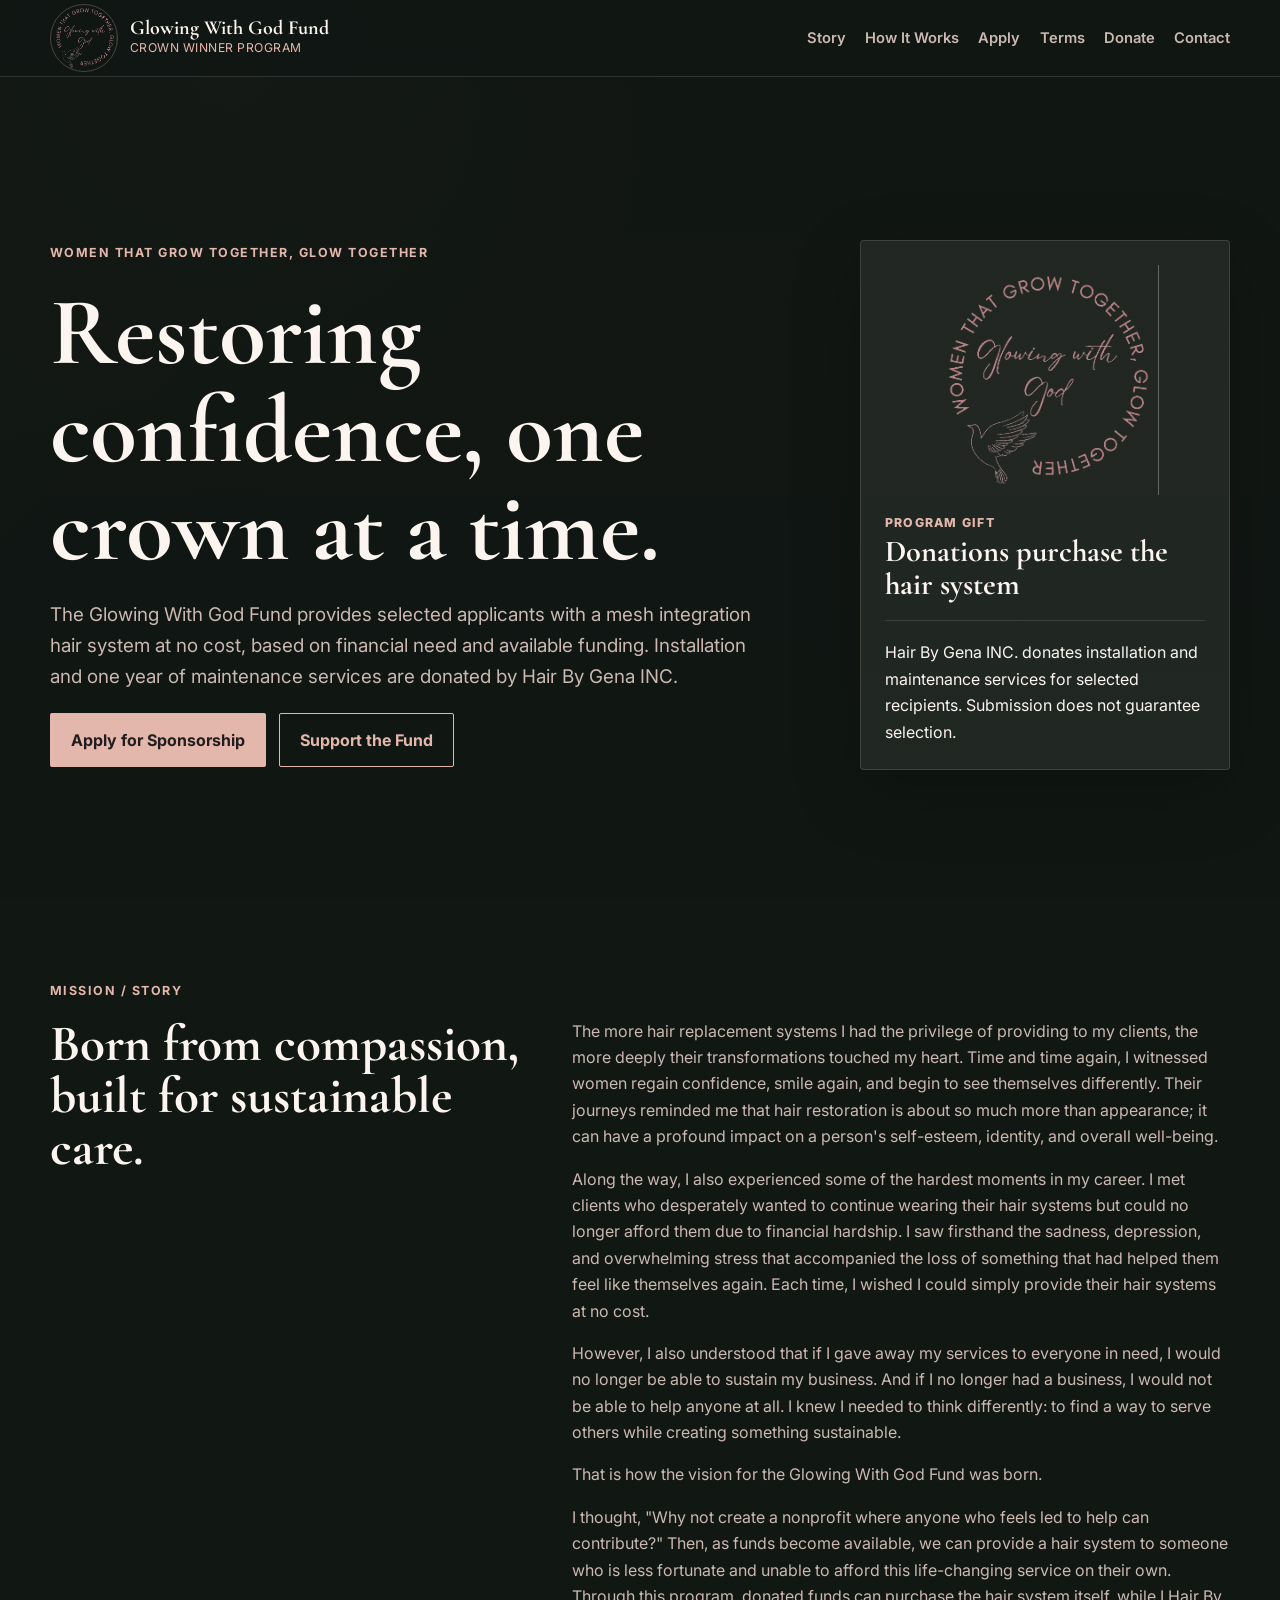
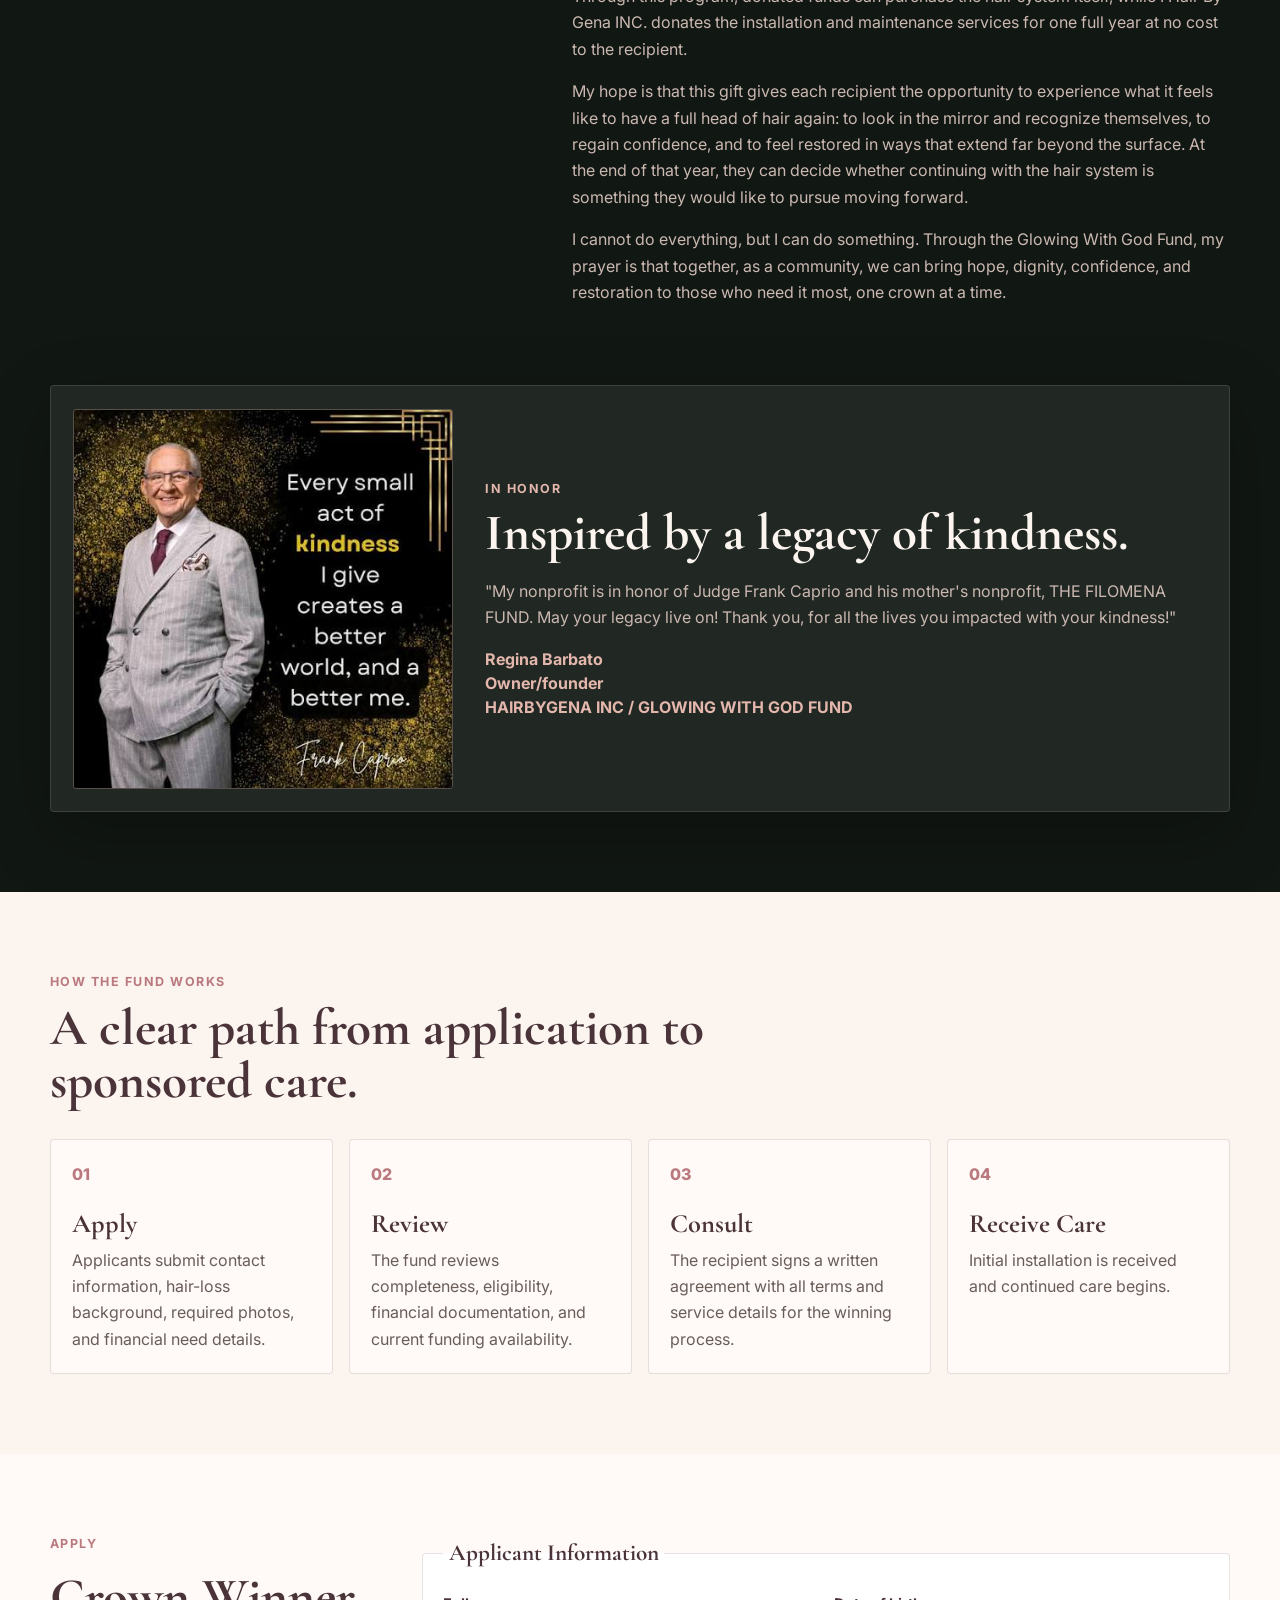
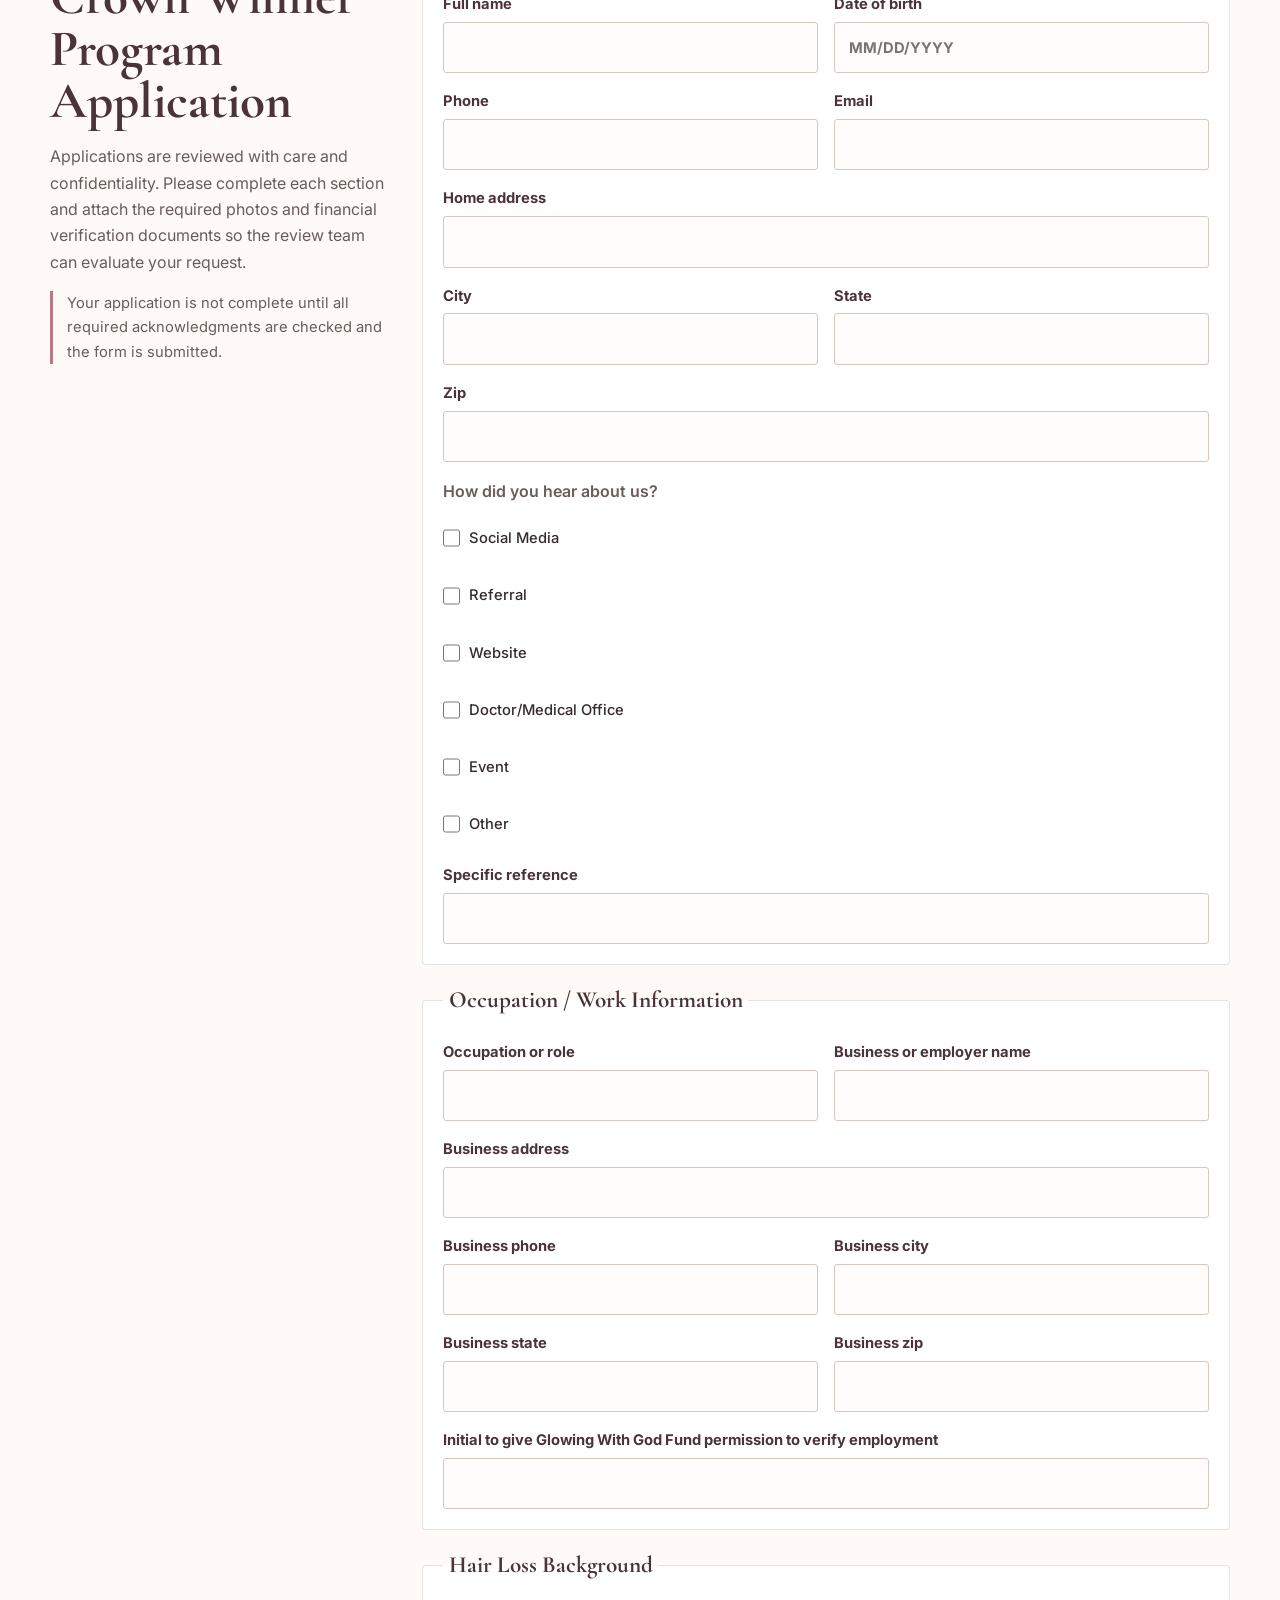
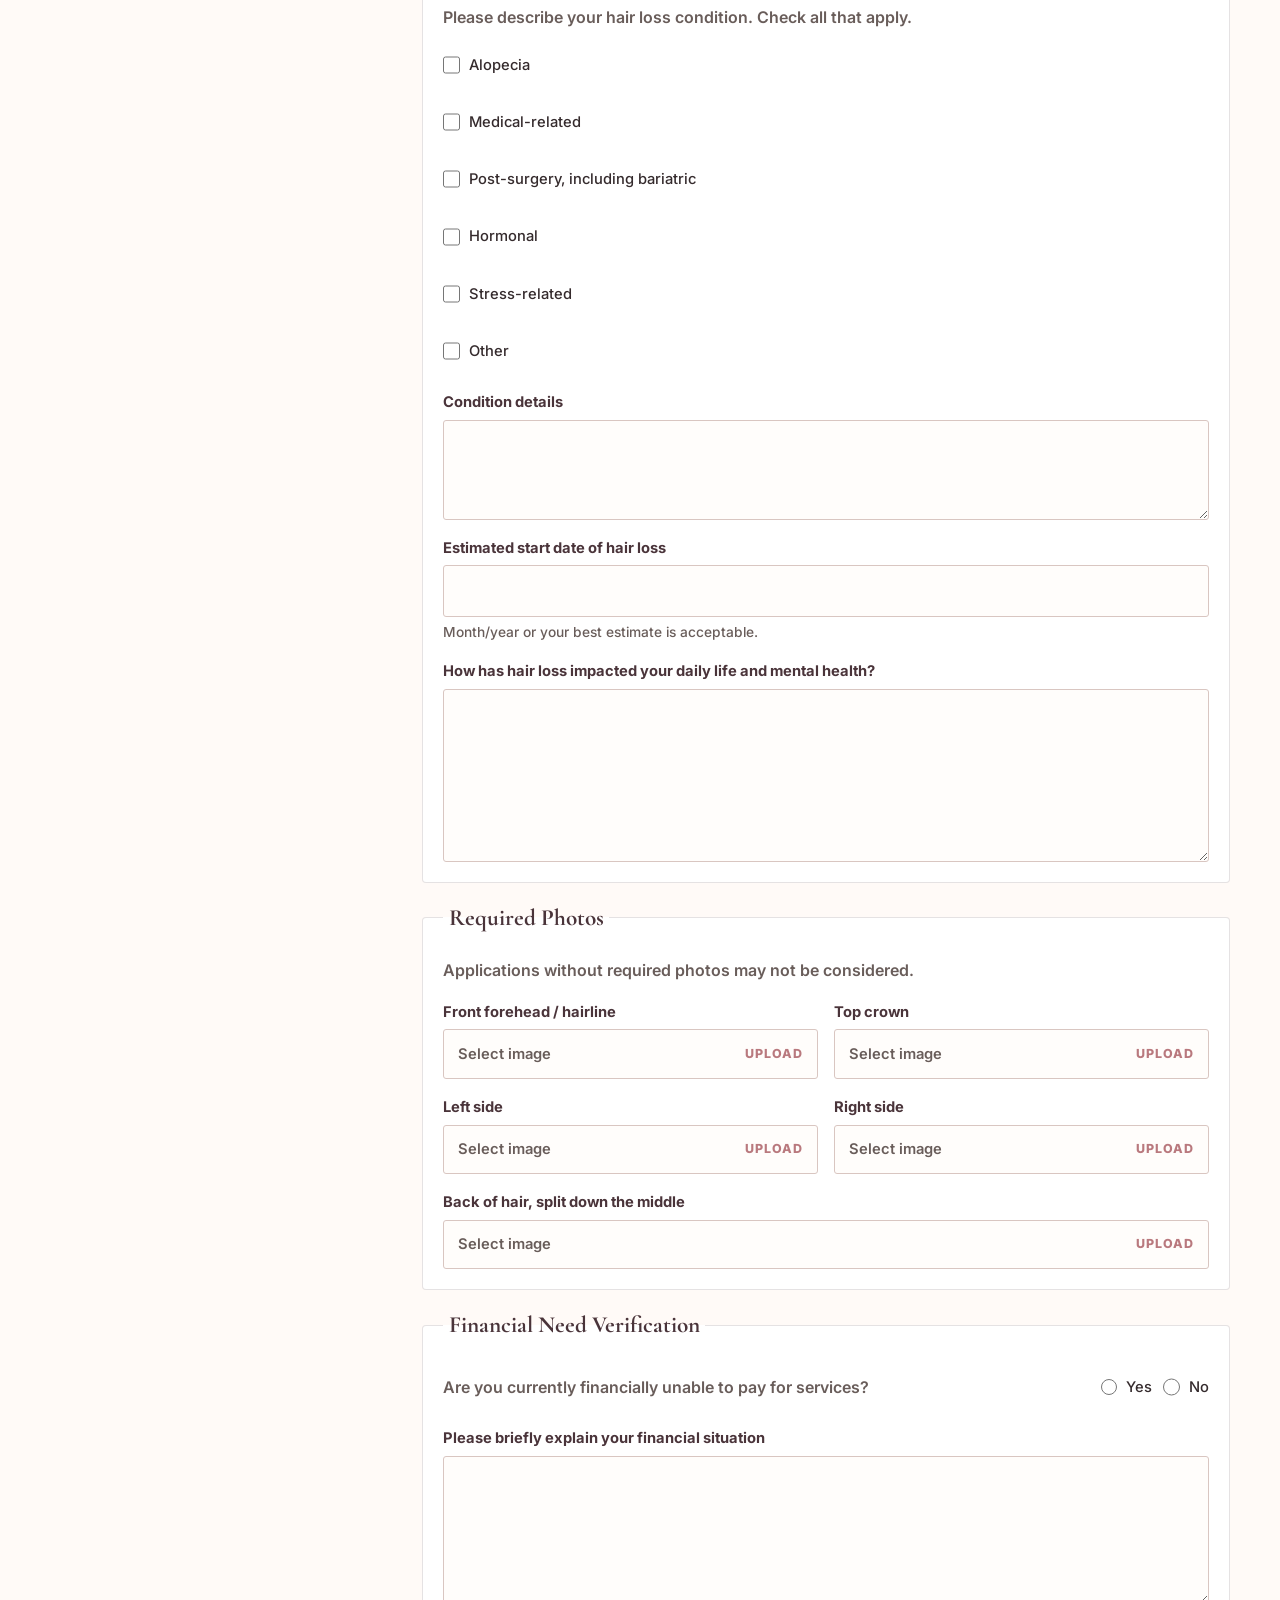
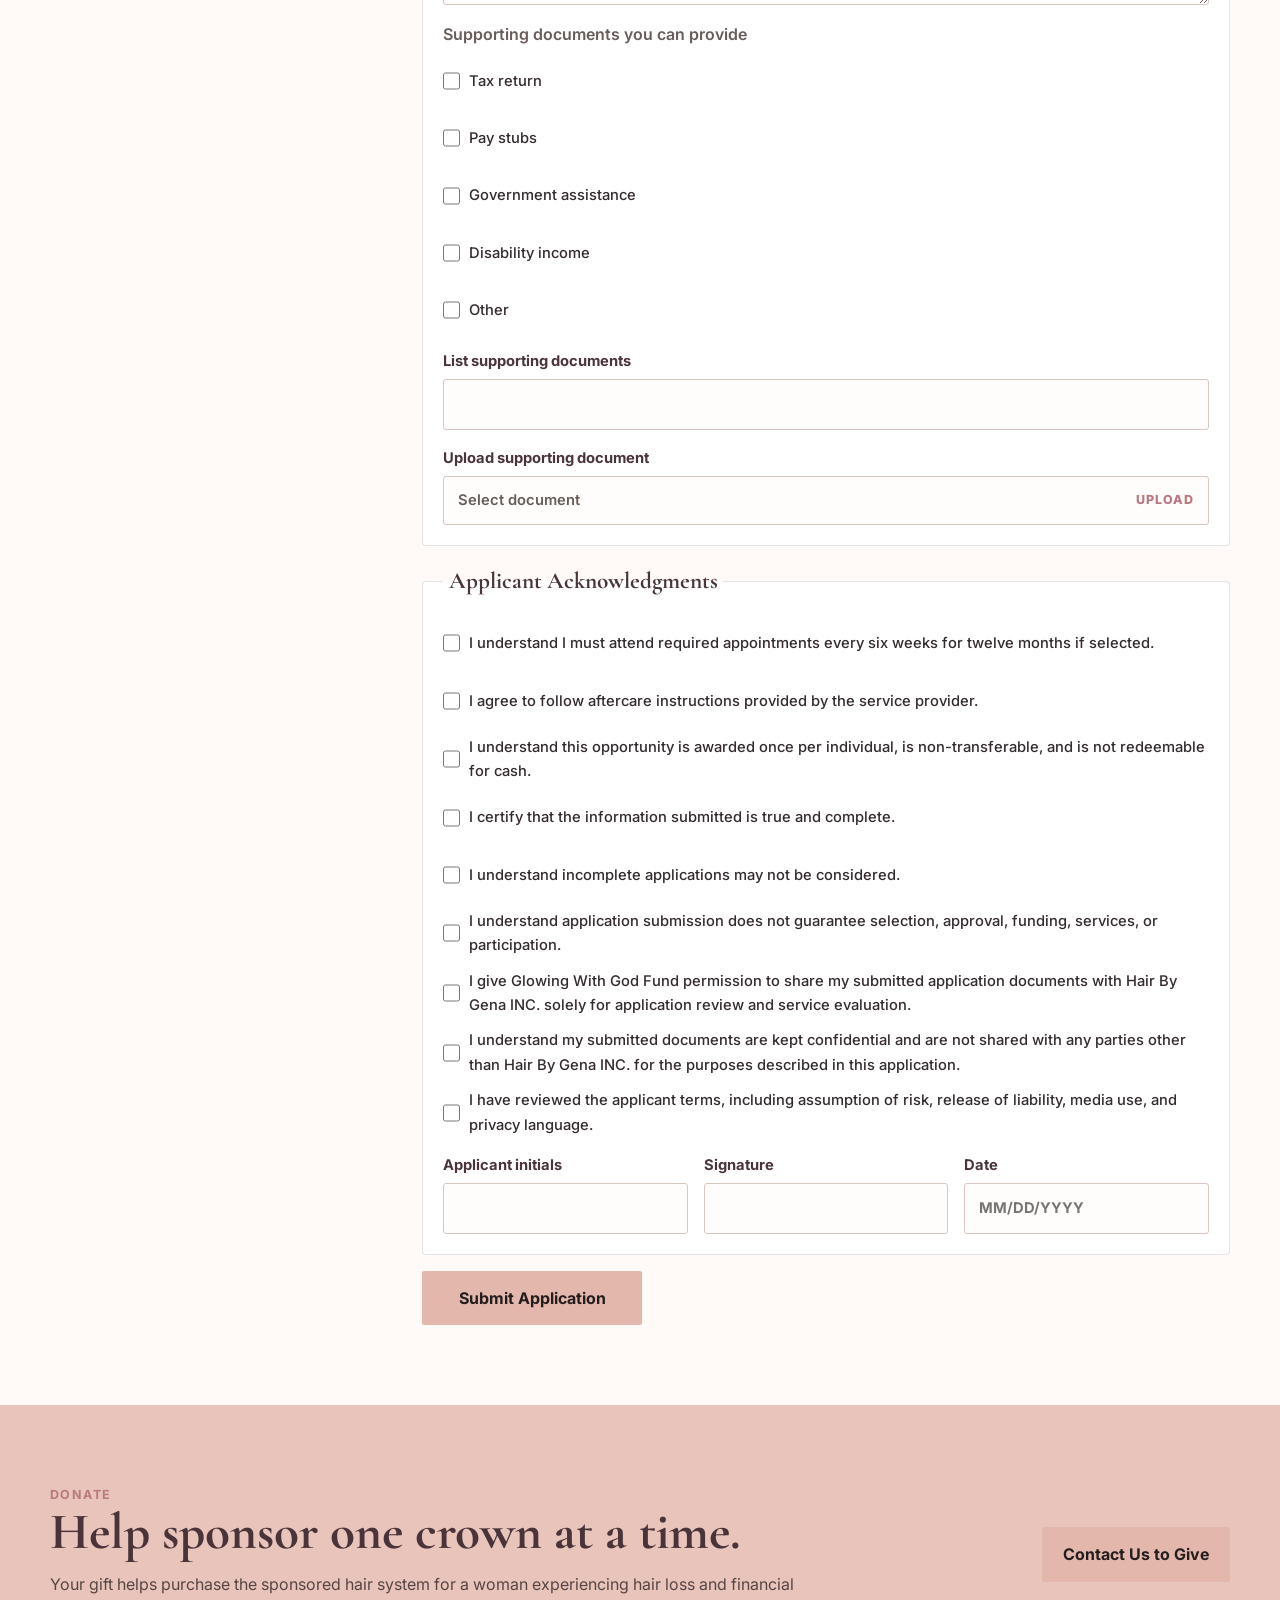
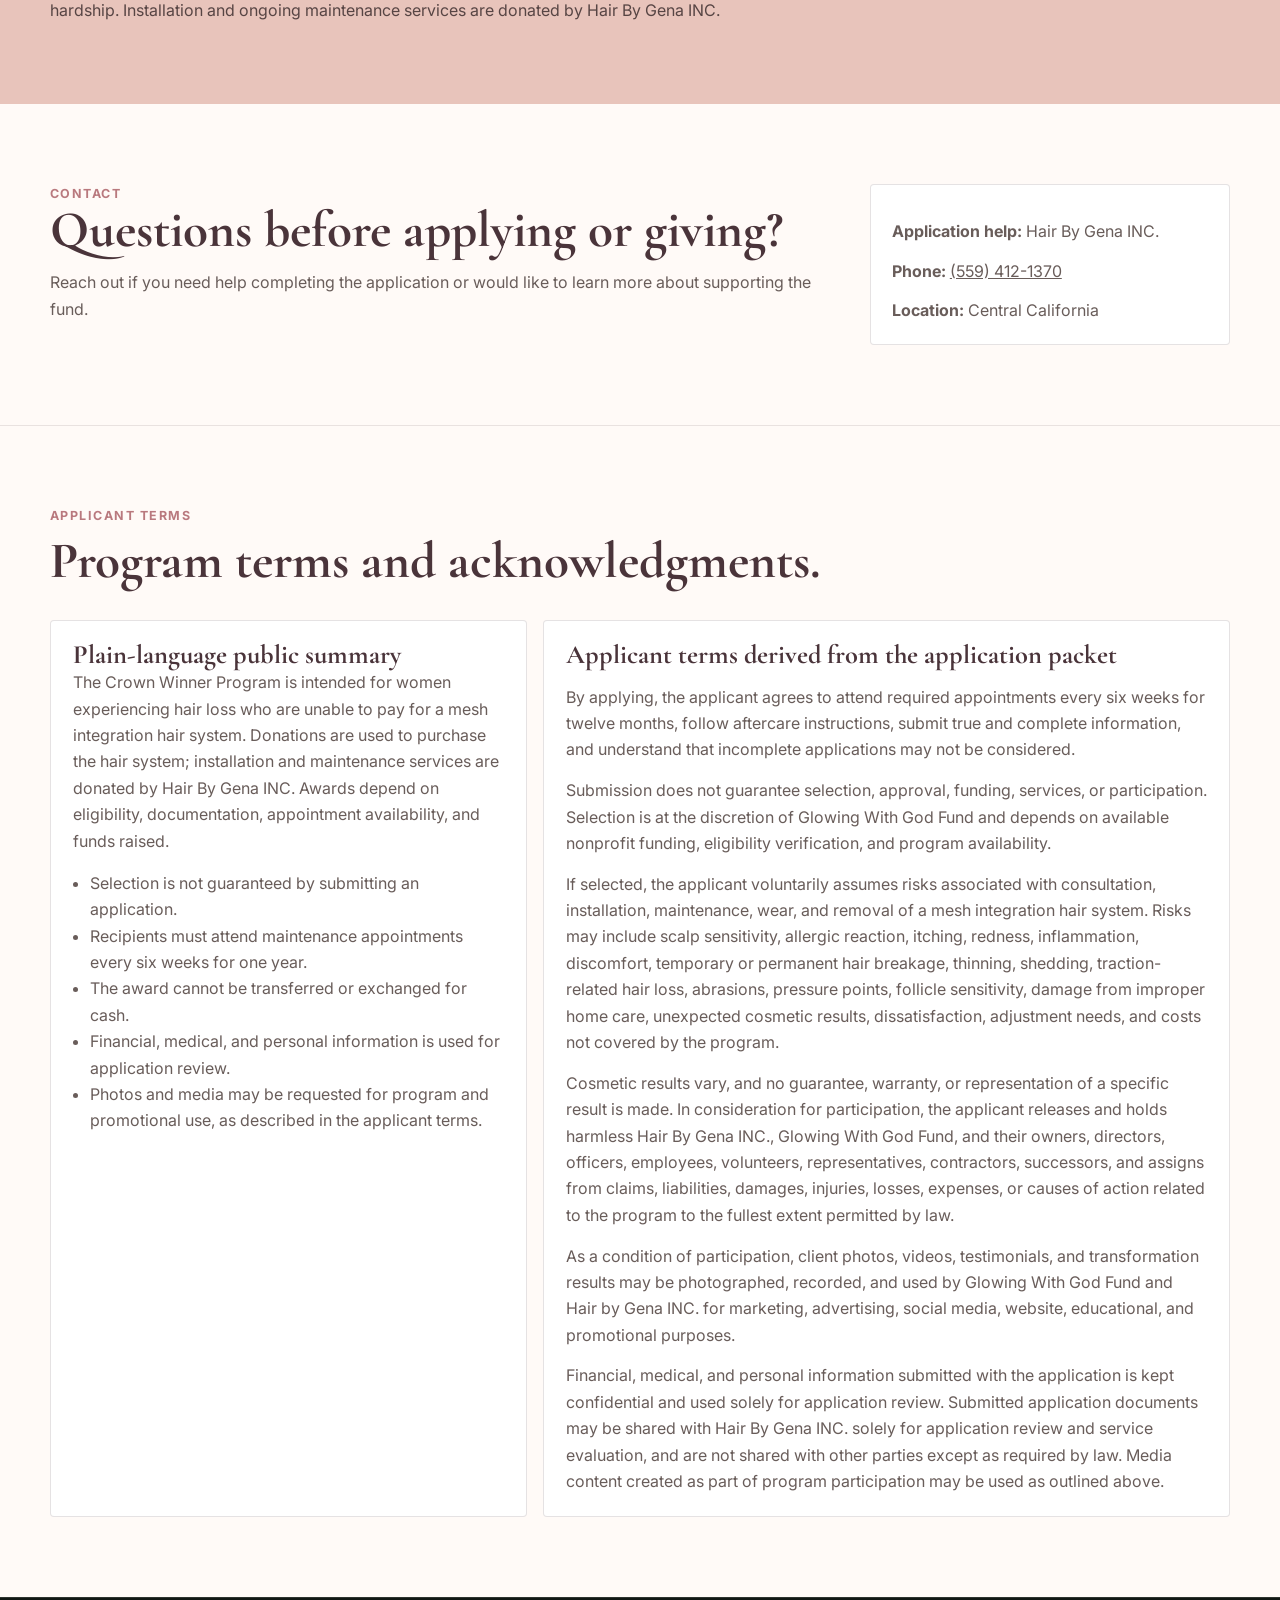
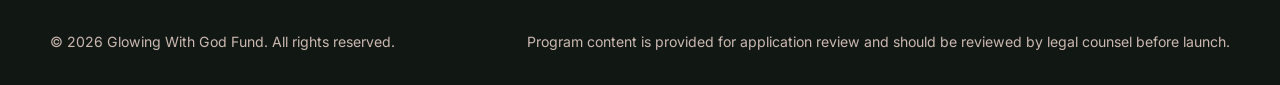
<file: index.html>
<!doctype html>
<html lang="en">
  <head>
    <meta charset="utf-8" />
    <meta name="viewport" content="width=device-width, initial-scale=1" />
    <title>Glowing With God Fund | Crown Winner Program</title>
    <meta
      name="description"
      content="Glowing With God Fund helps women experiencing hair loss receive a sponsored mesh integration hair system, with installation and maintenance services donated by Hair By Gena INC."
    />
    <link rel="preconnect" href="https://fonts.googleapis.com" />
    <link rel="preconnect" href="https://fonts.gstatic.com" crossorigin />
    <link
      href="https://fonts.googleapis.com/css2?family=Cormorant+Garamond:wght@500;600;700&family=Inter:wght@400;500;600;700&display=swap"
      rel="stylesheet"
    />
    <link rel="stylesheet" href="styles.css" />
  </head>
  <body>
    <a class="skip-link" href="#main">Skip to content</a>

    <header class="site-header" data-header>
      <nav class="nav" aria-label="Primary navigation">
        <a class="brand" href="#home" aria-label="Glowing With God Fund home">
          <img src="assets/glowing-with-god-logo-transparent.png" alt="" />
          <span>
            <strong>Glowing With God Fund</strong>
            <small>Crown Winner Program</small>
          </span>
        </a>
        <button class="nav-toggle" type="button" aria-expanded="false" aria-controls="nav-links">
          <span class="sr-only">Open navigation</span>
          <span></span><span></span><span></span>
        </button>
        <div class="nav-links" id="nav-links">
          <a href="#story">Story</a>
          <a href="#works">How It Works</a>
          <a href="#apply">Apply</a>
          <a href="#terms">Terms</a>
          <a href="#donate">Donate</a>
          <a href="#contact">Contact</a>
        </div>
      </nav>
    </header>

    <main id="main">
      <section class="hero" id="home">
        <div class="hero-copy">
          <p class="eyebrow">Women that grow together, glow together</p>
          <h1>Restoring confidence, one crown at a time.</h1>
          <p class="lead">
            The Glowing With God Fund provides selected applicants with a mesh integration hair
            system at no cost, based on financial need and available funding. Installation and one
            year of maintenance services are donated by Hair By Gena INC.
          </p>
          <div class="hero-actions">
            <a class="button primary" href="#apply">Apply for Sponsorship</a>
            <a class="button secondary" href="#donate">Support the Fund</a>
          </div>
        </div>
        <div class="hero-panel" aria-label="Program highlights">
          <img src="assets/glowing-with-god-logo-transparent.png" alt="Glowing With God Fund logo" />
          <div>
            <p class="stat-label">Program gift</p>
            <p class="stat">Donations purchase the hair system</p>
          </div>
          <div class="divider"></div>
          <p>
            Hair By Gena INC. donates installation and maintenance services for selected
            recipients. Submission does not guarantee selection.
          </p>
        </div>
      </section>

      <section class="section story" id="story">
        <div class="section-kicker">Mission / Story</div>
        <div class="story-grid">
          <div>
            <h2>Born from compassion, built for sustainable care.</h2>
          </div>
          <div class="story-text">
            <p>
              The more hair replacement systems I had the privilege of providing to my clients, the
              more deeply their transformations touched my heart. Time and time again, I witnessed
              women regain confidence, smile again, and begin to see themselves differently. Their
              journeys reminded me that hair restoration is about so much more than appearance; it can
              have a profound impact on a person's self-esteem, identity, and overall well-being.
            </p>
            <p>
              Along the way, I also experienced some of the hardest moments in my career. I met
              clients who desperately wanted to continue wearing their hair systems but could no
              longer afford them due to financial hardship. I saw firsthand the sadness, depression,
              and overwhelming stress that accompanied the loss of something that had helped them
              feel like themselves again. Each time, I wished I could simply provide their hair
              systems at no cost.
            </p>
            <p>
              However, I also understood that if I gave away my services to everyone in need, I would
              no longer be able to sustain my business. And if I no longer had a business, I would
              not be able to help anyone at all. I knew I needed to think differently: to find a way
              to serve others while creating something sustainable.
            </p>
            <p>That is how the vision for the Glowing With God Fund was born.</p>
            <p>
              I thought, "Why not create a nonprofit where anyone who feels led to help can
              contribute?" Then, as funds become available, we can provide a hair system to someone
              who is less fortunate and unable to afford this life-changing service on their own.
              Through this program, donated funds can purchase the hair system itself, while I
              Hair By Gena INC. donates the installation and maintenance services for one full year at no cost
              to the recipient.
            </p>
            <p>
              My hope is that this gift gives each recipient the opportunity to experience what it
              feels like to have a full head of hair again: to look in the mirror and recognize
              themselves, to regain confidence, and to feel restored in ways that extend far beyond
              the surface. At the end of that year, they can decide whether continuing with the hair
              system is something they would like to pursue moving forward.
            </p>
            <p>
              I cannot do everything, but I can do something. Through the Glowing With God Fund, my
              prayer is that together, as a community, we can bring hope, dignity, confidence, and
              restoration to those who need it most, one crown at a time.
            </p>
          </div>
        </div>
      </section>

      <section class="section honor-section" id="honor">
        <div class="honor-card">
          <figure>
            <img src="assets/judge-frank-caprio.jpg" alt="Judge Frank Caprio with quote about kindness" />
          </figure>
          <div>
            <p class="section-kicker">In Honor</p>
            <h2>Inspired by a legacy of kindness.</h2>
            <blockquote>
              <p>
                "My nonprofit is in honor of Judge Frank Caprio and his mother's nonprofit, THE
                FILOMENA FUND. May your legacy live on! Thank you, for all the lives you impacted
                with your kindness!"
              </p>
              <cite>
                Regina Barbato<br />
                Owner/founder<br />
                HAIRBYGENA INC / GLOWING WITH GOD FUND
              </cite>
            </blockquote>
          </div>
        </div>
      </section>

      <section class="section work-band" id="works">
        <div class="section-kicker">How the Fund Works</div>
        <h2>A clear path from application to sponsored care.</h2>
        <div class="steps">
          <article>
            <span>01</span>
            <h3>Apply</h3>
            <p>Applicants submit contact information, hair-loss background, required photos, and financial need details.</p>
          </article>
          <article>
            <span>02</span>
            <h3>Review</h3>
            <p>The fund reviews completeness, eligibility, financial documentation, and current funding availability.</p>
          </article>
          <article>
            <span>03</span>
            <h3>Consult</h3>
            <p>The recipient signs a written agreement with all terms and service details for the winning process.</p>
          </article>
          <article>
            <span>04</span>
            <h3>Receive Care</h3>
            <p>Initial installation is received and continued care begins.</p>
          </article>
        </div>
      </section>

      <section class="section split-section" id="apply">
        <div class="section-intro">
          <p class="section-kicker">Apply</p>
          <h2>Crown Winner Program Application</h2>
          <p>
            Applications are reviewed with care and confidentiality. Please complete each section and
            attach the required photos and financial verification documents so the review team can
            evaluate your request.
          </p>
          <p class="small-note">
            Your application is not complete until all required acknowledgments are checked and the
            form is submitted.
          </p>
        </div>

        <form
          class="application-form"
          id="application-form"
          data-s3-upload-base-url="https://glowingwithgodfund-applications.s3.us-west-1.amazonaws.com/applications"
          data-google-sheets-endpoint="https://script.google.com/macros/s/AKfycbwYyRjHKALWbnoQg5buRMEi2TlAPR4SBniHQuC7204_vyjGUtKE6cWrwjGCeaVmQNvhZw/exec"
          method="post"
          enctype="multipart/form-data"
        >
          <fieldset>
            <legend>Applicant Information</legend>
            <div class="form-grid two">
              <label>Full name <input type="text" name="full_name" autocomplete="name" required /></label>
              <label>Date of birth <input type="text" name="date_of_birth" autocomplete="bday" inputmode="numeric" placeholder="MM/DD/YYYY" required /></label>
              <label>Phone <input type="tel" name="phone" autocomplete="tel" required /></label>
              <label>Email <input type="email" name="email" autocomplete="email" required /></label>
              <label class="wide">Home address <input type="text" name="address" autocomplete="street-address" required /></label>
              <label>City <input type="text" name="city" autocomplete="address-level2" required /></label>
              <label>State <input type="text" name="state" autocomplete="address-level1" maxlength="2" required /></label>
              <label>Zip <input type="text" name="zip" autocomplete="postal-code" required /></label>
            </div>
            <div class="check-group">
              <p>How did you hear about us?</p>
              <label><input type="checkbox" name="referral_source" value="Social Media" /> Social Media</label>
              <label><input type="checkbox" name="referral_source" value="Referral" /> Referral</label>
              <label><input type="checkbox" name="referral_source" value="Website" /> Website</label>
              <label><input type="checkbox" name="referral_source" value="Doctor/Medical Office" /> Doctor/Medical Office</label>
              <label><input type="checkbox" name="referral_source" value="Event" /> Event</label>
              <label><input type="checkbox" name="referral_source" value="Other" /> Other</label>
            </div>
            <label>Specific reference <input type="text" name="specific_reference" /></label>
          </fieldset>

          <fieldset>
            <legend>Occupation / Work Information</legend>
            <div class="form-grid two">
              <label>Occupation or role <input type="text" name="occupation" autocomplete="organization-title" /></label>
              <label>Business or employer name <input type="text" name="employer_name" autocomplete="organization" /></label>
              <label class="wide">Business address <input type="text" name="employer_address" /></label>
              <label>Business phone <input type="tel" name="employer_phone" /></label>
              <label>Business city <input type="text" name="employer_city" /></label>
              <label>Business state <input type="text" name="employer_state" maxlength="2" /></label>
              <label>Business zip <input type="text" name="employer_zip" /></label>
            </div>
            <label class="initial-line">
              Initial to give Glowing With God Fund permission to verify employment
              <input type="text" name="employment_verification_initials" maxlength="6" required />
            </label>
          </fieldset>

          <fieldset>
            <legend>Hair Loss Background</legend>
            <div class="check-group">
              <p>Please describe your hair loss condition. Check all that apply.</p>
              <label><input type="checkbox" name="condition" value="Alopecia" /> Alopecia</label>
              <label><input type="checkbox" name="condition" value="Medical-related" /> Medical-related</label>
              <label><input type="checkbox" name="condition" value="Post-surgery" /> Post-surgery, including bariatric</label>
              <label><input type="checkbox" name="condition" value="Hormonal" /> Hormonal</label>
              <label><input type="checkbox" name="condition" value="Stress-related" /> Stress-related</label>
              <label><input type="checkbox" name="condition" value="Other" /> Other</label>
            </div>
            <label>Condition details <textarea name="condition_details" rows="3"></textarea></label>
            <label>Estimated start date of hair loss <input type="text" name="hair_loss_start" aria-describedby="hair-loss-start-help" /></label>
            <p class="field-help" id="hair-loss-start-help">Month/year or your best estimate is acceptable.</p>
            <label>How has hair loss impacted your daily life and mental health? <textarea name="impact" rows="6" required></textarea></label>
          </fieldset>

          <fieldset>
            <legend>Required Photos</legend>
            <p class="form-help">Applications without required photos may not be considered.</p>
            <div class="form-grid two">
              <label class="file-control">Front forehead / hairline <input type="file" name="photo_front" accept="image/*" required /><span>Select image</span></label>
              <label class="file-control">Top crown <input type="file" name="photo_crown" accept="image/*" required /><span>Select image</span></label>
              <label class="file-control">Left side <input type="file" name="photo_left" accept="image/*" required /><span>Select image</span></label>
              <label class="file-control">Right side <input type="file" name="photo_right" accept="image/*" required /><span>Select image</span></label>
              <label class="file-control wide">Back of hair, split down the middle <input type="file" name="photo_back" accept="image/*" required /><span>Select image</span></label>
            </div>
          </fieldset>

          <fieldset>
            <legend>Financial Need Verification</legend>
            <div class="radio-row">
              <p>Are you currently financially unable to pay for services?</p>
              <label><input type="radio" name="financial_hardship" value="Yes" required /> Yes</label>
              <label><input type="radio" name="financial_hardship" value="No" /> No</label>
            </div>
            <label>Please briefly explain your financial situation <textarea name="financial_explanation" rows="5" required></textarea></label>
            <div class="check-group">
              <p>Supporting documents you can provide</p>
              <label><input type="checkbox" name="supporting_documents" value="Tax return" /> Tax return</label>
              <label><input type="checkbox" name="supporting_documents" value="Pay stubs" /> Pay stubs</label>
              <label><input type="checkbox" name="supporting_documents" value="Government assistance" /> Government assistance</label>
              <label><input type="checkbox" name="supporting_documents" value="Disability income" /> Disability income</label>
              <label><input type="checkbox" name="supporting_documents" value="Other" /> Other</label>
            </div>
            <label>List supporting documents <input type="text" name="supporting_documents_list" /></label>
            <label class="file-control">Upload supporting document <input type="file" name="supporting_document_upload" /><span>Select document</span></label>
          </fieldset>

          <fieldset>
            <legend>Applicant Acknowledgments</legend>
            <div class="acknowledgments">
              <label><input type="checkbox" required /> I understand I must attend required appointments every six weeks for twelve months if selected.</label>
              <label><input type="checkbox" required /> I agree to follow aftercare instructions provided by the service provider.</label>
              <label><input type="checkbox" required /> I understand this opportunity is awarded once per individual, is non-transferable, and is not redeemable for cash.</label>
              <label><input type="checkbox" required /> I certify that the information submitted is true and complete.</label>
              <label><input type="checkbox" required /> I understand incomplete applications may not be considered.</label>
              <label><input type="checkbox" required /> I understand application submission does not guarantee selection, approval, funding, services, or participation.</label>
              <label><input type="checkbox" required /> I give Glowing With God Fund permission to share my submitted application documents with Hair By Gena INC. solely for application review and service evaluation.</label>
              <label><input type="checkbox" required /> I understand my submitted documents are kept confidential and are not shared with any parties other than Hair By Gena INC. for the purposes described in this application.</label>
              <label><input type="checkbox" required /> I have reviewed the applicant terms, including assumption of risk, release of liability, media use, and privacy language.</label>
            </div>
            <div class="form-grid three">
              <label>Applicant initials <input type="text" name="initials" maxlength="6" required /></label>
              <label>Signature <input type="text" name="signature" required /></label>
              <label>Date <input type="text" name="signature_date" inputmode="numeric" placeholder="MM/DD/YYYY" required /></label>
            </div>
          </fieldset>

          <div class="form-actions">
            <button class="button primary" type="submit">Submit Application</button>
            <p id="form-status" role="status" aria-live="polite"></p>
          </div>
        </form>
      </section>

      <section class="section donate-band" id="donate">
        <div>
          <p class="section-kicker">Donate</p>
          <h2>Help sponsor one crown at a time.</h2>
          <p>
            Your gift helps purchase the sponsored hair system for a woman experiencing hair loss
            and financial hardship. Installation and ongoing maintenance services are donated by
            Hair By Gena INC.
          </p>
        </div>
        <a class="button primary" href="#contact">Contact Us to Give</a>
      </section>

      <section class="section contact" id="contact">
        <div>
          <p class="section-kicker">Contact</p>
          <h2>Questions before applying or giving?</h2>
          <p>
            Reach out if you need help completing the application or would like to learn more about
            supporting the fund.
          </p>
        </div>
        <div class="contact-card">
          <p><strong>Application help:</strong> Hair By Gena INC.</p>
          <p><strong>Phone:</strong> <a href="tel:+15594121370">(559) 412-1370</a></p>
          <p><strong>Location:</strong> Central California</p>
        </div>
      </section>

      <section class="section terms" id="terms">
        <div class="section-kicker">Applicant Terms</div>
        <h2>Program terms and acknowledgments.</h2>
        <div class="terms-grid">
          <article>
            <h3>Plain-language public summary</h3>
            <p>
              The Crown Winner Program is intended for women experiencing hair loss who are unable to
              pay for a mesh integration hair system. Donations are used to purchase the hair system;
              installation and maintenance services are donated by Hair By Gena INC. Awards
              depend on eligibility, documentation, appointment availability, and funds raised.
            </p>
            <ul>
              <li>Selection is not guaranteed by submitting an application.</li>
              <li>Recipients must attend maintenance appointments every six weeks for one year.</li>
              <li>The award cannot be transferred or exchanged for cash.</li>
              <li>Financial, medical, and personal information is used for application review.</li>
              <li>Photos and media may be requested for program and promotional use, as described in the applicant terms.</li>
            </ul>
          </article>
          <article class="formal-terms">
            <h3>Applicant terms derived from the application packet</h3>
            <p>
              By applying, the applicant agrees to attend required appointments every six weeks for
              twelve months, follow aftercare instructions, submit true and complete information, and
              understand that incomplete applications may not be considered.
            </p>
            <p>
              Submission does not guarantee selection, approval, funding, services, or participation.
              Selection is at the discretion of Glowing With God Fund and depends on available
              nonprofit funding, eligibility verification, and program availability.
            </p>
            <p>
              If selected, the applicant voluntarily assumes risks associated with consultation,
              installation, maintenance, wear, and removal of a mesh integration hair system. Risks may
              include scalp sensitivity, allergic reaction, itching, redness, inflammation,
              discomfort, temporary or permanent hair breakage, thinning, shedding, traction-related
              hair loss, abrasions, pressure points, follicle sensitivity, damage from improper home
              care, unexpected cosmetic results, dissatisfaction, adjustment needs, and costs not
              covered by the program.
            </p>
            <p>
              Cosmetic results vary, and no guarantee, warranty, or representation of a specific
              result is made. In consideration for participation, the applicant releases and holds
              harmless Hair By Gena INC., Glowing With God Fund, and their owners, directors,
              officers, employees, volunteers, representatives, contractors, successors, and assigns
              from claims, liabilities, damages, injuries, losses, expenses, or causes of action
              related to the program to the fullest extent permitted by law.
            </p>
            <p>
              As a condition of participation, client photos, videos, testimonials, and transformation
              results may be photographed, recorded, and used by Glowing With God Fund and Hair by
              Gena INC. for marketing, advertising, social media, website, educational, and
              promotional purposes.
            </p>
            <p>
              Financial, medical, and personal information submitted with the application is kept
              confidential and used solely for application review. Submitted application documents
              may be shared with Hair By Gena INC. solely for application review and service
              evaluation, and are not shared with other parties except as required by law. Media
              content created as part of program participation may be used as outlined above.
            </p>
          </article>
        </div>
      </section>
    </main>

    <footer class="footer">
      <p>&copy; <span id="year"></span> Glowing With God Fund. All rights reserved.</p>
      <p>Program content is provided for application review and should be reviewed by legal counsel before launch.</p>
    </footer>

    <script src="script.js"></script>
  </body>
</html>
</file>
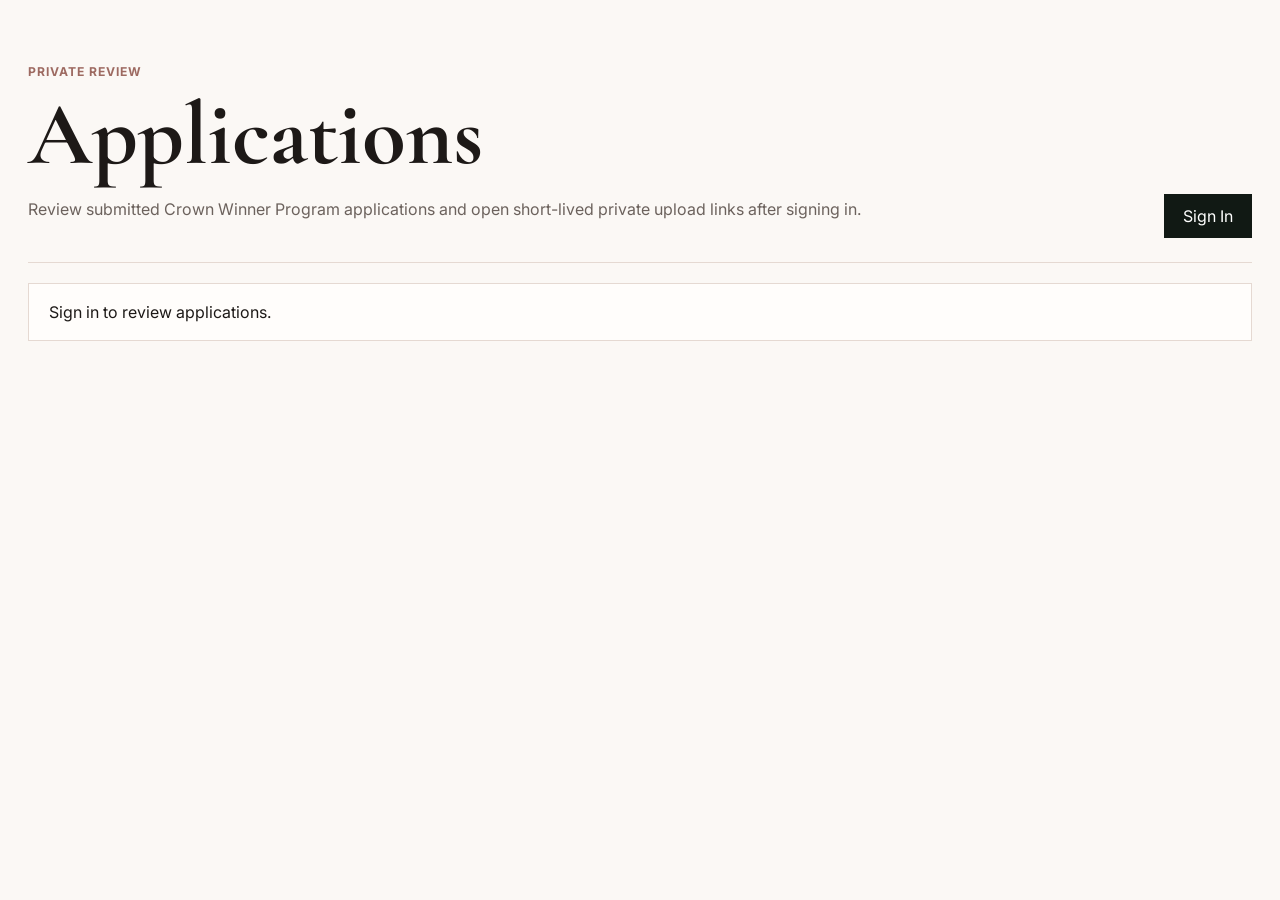
<file: admin/index.html>
<!doctype html>
<html lang="en">
  <head>
    <meta charset="utf-8" />
    <meta name="viewport" content="width=device-width, initial-scale=1" />
    <title>Admin | Glowing With God Fund</title>
    <meta name="robots" content="noindex, nofollow" />
    <link rel="preconnect" href="https://fonts.googleapis.com" />
    <link rel="preconnect" href="https://fonts.gstatic.com" crossorigin />
    <link
      href="https://fonts.googleapis.com/css2?family=Cormorant+Garamond:wght@500;600;700&family=Inter:wght@400;500;600;700&display=swap"
      rel="stylesheet"
    />
    <link rel="stylesheet" href="admin.css" />
  </head>
  <body>
    <main class="admin-shell">
      <section class="admin-hero">
        <div>
          <p class="eyebrow">Private Review</p>
          <h1>Applications</h1>
          <p>
            Review submitted Crown Winner Program applications and open short-lived private upload
            links after signing in.
          </p>
        </div>
        <div class="admin-actions">
          <button class="button primary" type="button" data-login>Sign In</button>
          <button class="button secondary" type="button" data-refresh hidden>Refresh</button>
          <button class="button secondary" type="button" data-logout hidden>Sign Out</button>
        </div>
      </section>

      <section class="setup-panel" data-setup hidden>
        <h2>Admin setup required</h2>
        <p>
          Add the deployed Cognito and API values to <code>admin-config.js</code> before using this
          page.
        </p>
      </section>

      <section class="status-panel" data-status role="status" aria-live="polite"></section>

      <section data-review hidden></section>
    </main>

    <script src="admin-config.js"></script>
    <script src="admin.js"></script>
  </body>
</html>
</file>
<file: styles.css>
:root {
  --bg: #111713;
  --bg-soft: #171f1a;
  --paper: #fbf4ef;
  --paper-warm: #f1ded6;
  --ink: #352b2d;
  --muted: #cbb8b1;
  --muted-dark: #695d5a;
  --rose: #e4b7ad;
  --rose-deep: #b9797e;
  --plum: #4a343a;
  --gold: #c8a46b;
  --line: rgba(228, 183, 173, 0.28);
  --dark-line: rgba(255, 244, 239, 0.13);
  --shadow: 0 22px 70px rgba(0, 0, 0, 0.24);
  --serif: "Cormorant Garamond", Georgia, serif;
  --sans: "Inter", system-ui, -apple-system, BlinkMacSystemFont, "Segoe UI", sans-serif;
}

* {
  box-sizing: border-box;
}

html {
  scroll-behavior: smooth;
}

body {
  margin: 0;
  background: var(--bg);
  color: var(--paper);
  font-family: var(--sans);
  font-size: 16px;
  line-height: 1.65;
}

body::before {
  position: fixed;
  inset: 0;
  z-index: -1;
  background:
    linear-gradient(rgba(17, 23, 19, 0.92), rgba(17, 23, 19, 0.96)),
    radial-gradient(circle at 18% 8%, rgba(228, 183, 173, 0.15), transparent 32%),
    linear-gradient(135deg, rgba(255, 244, 239, 0.04) 0 25%, transparent 25% 100%);
  content: "";
}

img {
  display: block;
  max-width: 100%;
}

a {
  color: inherit;
}

h1,
h2,
h3 {
  margin: 0;
  color: var(--paper);
  font-family: var(--serif);
  font-weight: 700;
  line-height: 1.02;
}

h1 {
  max-width: 850px;
  font-size: clamp(3.4rem, 7.5vw, 7.3rem);
}

h2 {
  font-size: clamp(2.25rem, 4vw, 4.25rem);
}

h3 {
  font-size: 1.65rem;
}

p {
  margin: 0;
}

button,
input,
textarea {
  font: inherit;
}

.skip-link {
  position: absolute;
  left: 1rem;
  top: 1rem;
  z-index: 100;
  transform: translateY(-150%);
  background: var(--paper);
  color: var(--bg);
  padding: 0.75rem 1rem;
  border-radius: 6px;
}

.skip-link:focus {
  transform: translateY(0);
}

.sr-only {
  position: absolute;
  width: 1px;
  height: 1px;
  padding: 0;
  margin: -1px;
  overflow: hidden;
  clip: rect(0, 0, 0, 0);
  white-space: nowrap;
  border: 0;
}

.site-header {
  position: sticky;
  top: 0;
  z-index: 20;
  background: rgba(17, 23, 19, 0.9);
  border-bottom: 1px solid var(--dark-line);
  backdrop-filter: blur(18px);
}

.nav {
  display: flex;
  align-items: center;
  justify-content: space-between;
  width: min(1180px, calc(100% - 32px));
  min-height: 76px;
  margin: 0 auto;
  gap: 1rem;
}

.brand {
  display: inline-flex;
  align-items: center;
  gap: 0.75rem;
  text-decoration: none;
}

.brand img {
  width: 68px;
  height: 68px;
  border: 1px solid var(--line);
  border-radius: 50%;
  object-fit: cover;
}

.brand strong,
.brand small {
  display: block;
}

.brand strong {
  font-family: var(--serif);
  font-size: 1.25rem;
  line-height: 1;
}

.brand small {
  color: var(--rose);
  font-size: 0.76rem;
  letter-spacing: 0.04em;
  text-transform: uppercase;
}

.nav-links {
  display: flex;
  align-items: center;
  gap: 1.2rem;
  color: var(--muted);
  font-size: 0.92rem;
  font-weight: 600;
}

.nav-links a {
  text-decoration: none;
}

.nav-links a:hover,
.nav-links a:focus {
  color: var(--rose);
}

.nav-toggle {
  display: none;
  width: 42px;
  height: 42px;
  border: 1px solid var(--line);
  border-radius: 6px;
  background: transparent;
  color: var(--paper);
}

.nav-toggle span:not(.sr-only) {
  display: block;
  width: 18px;
  height: 2px;
  margin: 4px auto;
  background: currentColor;
}

.hero {
  display: grid;
  grid-template-columns: minmax(0, 1fr) 370px;
  width: min(1180px, calc(100% - 32px));
  min-height: calc(100svh - 76px);
  margin: 0 auto;
  padding: 6rem 0 4rem;
  gap: 3rem;
  align-items: center;
}

.hero-copy {
  display: grid;
  gap: 1.3rem;
}

.eyebrow,
.section-kicker {
  color: var(--rose);
  font-size: 0.78rem;
  font-weight: 700;
  letter-spacing: 0.12em;
  text-transform: uppercase;
}

.lead {
  max-width: 720px;
  color: var(--muted);
  font-size: 1.18rem;
}

.hero-actions,
.form-actions {
  display: flex;
  flex-wrap: wrap;
  gap: 0.8rem;
  align-items: center;
}

.button {
  display: inline-flex;
  align-items: center;
  justify-content: center;
  min-height: 50px;
  border: 1px solid transparent;
  border-radius: 2px;
  padding: 0.82rem 1.25rem;
  font-weight: 700;
  text-decoration: none;
  cursor: pointer;
  transition: background 160ms ease, color 160ms ease, border-color 160ms ease;
}

.button.primary {
  background: var(--rose);
  color: #231d1d;
}

.button.primary:hover,
.button.primary:focus {
  background: #f0c8bf;
}

.button.secondary {
  background: transparent;
  border-color: var(--rose);
  color: var(--rose);
}

.button.secondary:hover,
.button.secondary:focus {
  background: rgba(228, 183, 173, 0.12);
}

.hero-panel {
  display: grid;
  gap: 1.15rem;
  padding: 1.5rem;
  background: rgba(251, 244, 239, 0.07);
  border: 1px solid var(--dark-line);
  border-radius: 4px;
  box-shadow: var(--shadow);
}

.hero-panel img {
  width: 230px;
  height: 230px;
  margin: 0 auto;
  border-radius: 0;
  object-fit: contain;
}

.stat-label {
  color: var(--rose);
  font-size: 0.77rem;
  font-weight: 800;
  letter-spacing: 0.1em;
  text-transform: uppercase;
}

.stat {
  margin-top: 0.15rem;
  color: var(--paper);
  font-family: var(--serif);
  font-size: 1.9rem;
  font-weight: 700;
  line-height: 1.08;
}

.divider {
  height: 1px;
  background: var(--dark-line);
}

.section {
  width: min(1180px, calc(100% - 32px));
  margin: 0 auto;
  padding: 5rem 0;
  scroll-margin-top: 90px;
}

.story-grid {
  display: grid;
  grid-template-columns: 0.72fr 1fr;
  gap: 3rem;
  margin-top: 1rem;
}

.story-text {
  display: grid;
  gap: 1rem;
  color: var(--muted);
}

.honor-section {
  padding-top: 0;
}

.honor-card {
  display: grid;
  grid-template-columns: minmax(260px, 380px) minmax(0, 1fr);
  gap: 2rem;
  align-items: center;
  padding: 1.4rem;
  background: rgba(251, 244, 239, 0.07);
  border: 1px solid var(--dark-line);
  border-radius: 4px;
  box-shadow: var(--shadow);
}

.honor-card figure {
  margin: 0;
}

.honor-card img {
  width: 100%;
  border: 1px solid var(--line);
  border-radius: 3px;
}

.honor-card h2 {
  margin-top: 0.45rem;
}

.honor-card blockquote {
  display: grid;
  gap: 1rem;
  margin: 1.2rem 0 0;
  color: var(--muted);
}

.honor-card cite {
  color: var(--rose);
  font-style: normal;
  font-weight: 700;
  line-height: 1.5;
}

.work-band,
.donate-band {
  width: 100%;
  max-width: none;
  padding-right: max(16px, calc((100vw - 1180px) / 2));
  padding-left: max(16px, calc((100vw - 1180px) / 2));
  background: var(--paper);
  color: var(--ink);
}

.work-band h2,
.donate-band h2,
.terms h2,
.contact h2,
.split-section h2 {
  color: var(--plum);
}

.work-band .section-kicker,
.donate-band .section-kicker,
.split-section .section-kicker,
.contact .section-kicker,
.terms .section-kicker {
  color: var(--rose-deep);
}

.work-band h2 {
  max-width: 760px;
  margin-top: 0.6rem;
}

.steps {
  display: grid;
  grid-template-columns: repeat(4, 1fr);
  gap: 1rem;
  margin-top: 2rem;
}

.steps article {
  min-height: 230px;
  padding: 1.3rem;
  background: #fffaf7;
  border: 1px solid rgba(74, 52, 58, 0.14);
  border-radius: 4px;
}

.steps span {
  color: var(--rose-deep);
  font-weight: 800;
}

.steps h3 {
  margin-top: 1.5rem;
  color: var(--plum);
}

.steps p {
  margin-top: 0.55rem;
  color: var(--muted-dark);
}

.split-section,
.contact,
.terms {
  width: 100%;
  max-width: none;
  padding-right: max(16px, calc((100vw - 1180px) / 2));
  padding-left: max(16px, calc((100vw - 1180px) / 2));
  background: #fffaf7;
  color: var(--ink);
}

.split-section {
  display: grid;
  grid-template-columns: 340px minmax(0, 1fr);
  gap: 2rem;
  align-items: start;
}

.section-intro {
  position: sticky;
  top: 100px;
  display: grid;
  gap: 1rem;
}

.section-intro p:not(.section-kicker),
.small-note {
  color: var(--muted-dark);
}

.small-note {
  border-left: 3px solid var(--rose-deep);
  padding-left: 0.85rem;
  font-size: 0.92rem;
}

.application-form {
  display: grid;
  gap: 1rem;
}

fieldset {
  display: grid;
  gap: 1rem;
  margin: 0;
  padding: 1.25rem;
  background: #ffffff;
  border: 1px solid rgba(74, 52, 58, 0.14);
  border-radius: 4px;
}

legend {
  padding: 0 0.35rem;
  color: var(--plum);
  font-family: var(--serif);
  font-size: 1.45rem;
  font-weight: 700;
}

label {
  display: grid;
  gap: 0.35rem;
  color: var(--plum);
  font-size: 0.92rem;
  font-weight: 700;
}

input,
textarea {
  width: 100%;
  min-width: 0;
  min-height: 46px;
  border: 1px solid #d9c6c1;
  border-radius: 3px;
  background: #fffdfb;
  color: var(--ink);
  padding: 0.78rem 0.85rem;
}

input[type="checkbox"],
input[type="radio"] {
  width: 1.05rem;
  height: 1.05rem;
  flex: 0 0 1.05rem;
  margin: 0;
  accent-color: var(--rose-deep);
}

input[type="file"] {
  position: absolute;
  width: 1px;
  height: 1px;
  opacity: 0;
  pointer-events: none;
}

.file-control span {
  display: flex;
  align-items: center;
  justify-content: space-between;
  min-height: 48px;
  border: 1px solid #d9c6c1;
  border-radius: 3px;
  background: #fffdfb;
  color: var(--muted-dark);
  padding: 0.72rem 0.85rem;
  font-weight: 600;
}

.file-control span::after {
  color: var(--rose-deep);
  content: "Upload";
  font-size: 0.78rem;
  font-weight: 800;
  letter-spacing: 0.08em;
  text-transform: uppercase;
}

.file-control:focus-within span {
  outline: 3px solid rgba(185, 121, 126, 0.28);
  outline-offset: 2px;
}

input:focus,
textarea:focus,
button:focus,
a:focus {
  outline: 3px solid rgba(185, 121, 126, 0.35);
  outline-offset: 2px;
}

textarea {
  resize: vertical;
}

.form-grid {
  display: flex;
  flex-wrap: wrap;
  gap: 1rem;
}

.form-grid.two > label {
  flex: 1 1 calc(50% - 0.5rem);
}

.form-grid.three > label {
  flex: 1 1 calc(33.333% - 0.7rem);
}

.wide {
  flex-basis: 100% !important;
}

.check-group,
.radio-row,
.acknowledgments {
  display: grid;
  gap: 0.7rem;
}

.check-group p,
.radio-row p,
.form-help,
.field-help {
  color: var(--muted-dark);
  font-weight: 600;
}

.field-help {
  margin-top: -0.75rem;
  font-size: 0.86rem;
  font-weight: 500;
}

.check-group label,
.radio-row label,
.acknowledgments label {
  display: flex;
  align-items: center;
  gap: 0.55rem;
  color: var(--ink);
  font-weight: 500;
}

.radio-row {
  grid-template-columns: 1fr auto auto;
  align-items: center;
}

.form-actions {
  align-items: flex-start;
}

.form-actions .button {
  display: block;
  flex: 0 0 auto;
  min-width: 220px;
  text-align: center;
  appearance: none;
}

#form-status {
  flex: 1 1 260px;
  min-width: 0;
  color: var(--muted-dark);
  font-weight: 700;
}

.terms {
  border-top: 1px solid rgba(74, 52, 58, 0.12);
}

.terms h2 {
  max-width: 800px;
  margin-top: 0.55rem;
}

.terms-grid {
  display: grid;
  grid-template-columns: 0.82fr 1.18fr;
  gap: 1rem;
  margin-top: 2rem;
}

.terms-grid article {
  padding: 1.35rem;
  background: #ffffff;
  border: 1px solid rgba(74, 52, 58, 0.14);
  border-radius: 4px;
}

.terms-grid h3 {
  color: var(--plum);
}

.terms-grid p,
.terms-grid li {
  color: var(--muted-dark);
}

.terms-grid ul {
  margin: 1rem 0 0;
  padding-left: 1.1rem;
}

.formal-terms {
  display: grid;
  gap: 0.9rem;
}

.donate-band {
  display: grid;
  grid-template-columns: minmax(0, 1fr) auto;
  gap: 2rem;
  align-items: center;
  background: #e8c4bb;
}

.donate-band p:not(.section-kicker) {
  max-width: 760px;
  margin-top: 0.8rem;
  color: #574544;
}

details {
  padding: 1.1rem;
  background: #ffffff;
  border: 1px solid rgba(74, 52, 58, 0.14);
  border-radius: 4px;
}

summary {
  color: var(--plum);
  font-weight: 800;
  cursor: pointer;
}

details p {
  margin-top: 0.8rem;
  color: var(--muted-dark);
}

.contact {
  display: grid;
  grid-template-columns: minmax(0, 1fr) 360px;
  gap: 2rem;
  align-items: start;
}

.contact p:not(.section-kicker) {
  margin-top: 0.8rem;
  color: var(--muted-dark);
}

.contact-card {
  padding: 1.3rem;
  background: #ffffff;
  border: 1px solid rgba(74, 52, 58, 0.14);
  border-radius: 4px;
}

.contact-card p + p {
  margin-top: 0.7rem;
}

.footer {
  display: flex;
  flex-wrap: wrap;
  justify-content: space-between;
  gap: 1rem;
  padding: 2rem max(16px, calc((100vw - 1180px) / 2));
  border-top: 1px solid var(--dark-line);
  color: var(--muted);
  font-size: 0.88rem;
}

@media (max-width: 980px) {
  .hero,
  .story-grid,
  .honor-card,
  .split-section,
  .terms-grid,
  .donate-band,
  .contact {
    grid-template-columns: 1fr;
  }

  .hero {
    min-height: auto;
  }

  .steps {
    grid-template-columns: repeat(2, 1fr);
  }

  .section-intro {
    position: static;
  }
}

@media (max-width: 760px) {
  .nav-toggle {
    display: inline-block;
  }

  .nav-links {
    position: absolute;
    left: 16px;
    right: 16px;
    top: 76px;
    display: none;
    flex-direction: column;
    align-items: stretch;
    padding: 1rem;
    background: #151d18;
    border: 1px solid var(--dark-line);
    border-radius: 4px;
    box-shadow: var(--shadow);
  }

  .nav-links.is-open {
    display: flex;
  }

  .nav-links a {
    padding: 0.5rem;
  }

  .hero,
  .section {
    width: min(100% - 28px, 1180px);
  }

  .hero {
    padding-top: 3.2rem;
  }

  .steps,
  .radio-row {
    grid-template-columns: 1fr;
  }

  .form-grid {
    display: grid;
    grid-template-columns: 1fr;
  }

  .form-grid.two > label,
  .form-grid.three > label,
  .wide {
    flex-basis: auto !important;
  }

  fieldset {
    padding: 1rem;
  }

  label {
    min-width: 0;
  }

  input,
  textarea,
  .file-control span {
    min-height: 50px;
    font-size: 1rem;
  }

  .form-actions {
    display: grid;
    grid-template-columns: 1fr;
  }

  .form-actions .button {
    width: 100%;
    min-width: 0;
  }

  .radio-row {
    align-items: start;
  }

  .brand span {
    max-width: 190px;
  }
}
</file>
<file: admin/admin.css>
:root {
  --ink: #1d1917;
  --muted: #6c625d;
  --paper: #fbf8f5;
  --panel: #fffdfb;
  --line: #e5d9d2;
  --rose: #ddb0a5;
  --rose-deep: #9d6a61;
  --forest: #111914;
  --shadow: 0 18px 60px rgba(33, 24, 20, 0.1);
}

* {
  box-sizing: border-box;
}

body {
  margin: 0;
  background: var(--paper);
  color: var(--ink);
  font-family: Inter, system-ui, sans-serif;
}

button,
input {
  font: inherit;
}

.admin-shell {
  min-height: 100vh;
  padding: 28px;
}

.admin-hero,
.review-layout,
.setup-panel,
.status-panel {
  max-width: 1240px;
  margin: 0 auto;
}

.admin-hero {
  display: flex;
  align-items: flex-end;
  justify-content: space-between;
  gap: 24px;
  padding: 34px 0 24px;
  border-bottom: 1px solid var(--line);
}

.eyebrow {
  margin: 0 0 8px;
  color: var(--rose-deep);
  font-size: 0.76rem;
  font-weight: 700;
  letter-spacing: 0.08em;
  text-transform: uppercase;
}

h1,
h2,
h3 {
  margin: 0;
  font-family: "Cormorant Garamond", Georgia, serif;
  line-height: 1;
}

h1 {
  font-size: clamp(3rem, 7vw, 5.8rem);
}

h2 {
  font-size: 2.4rem;
}

h3 {
  font-size: 1.45rem;
}

p {
  color: var(--muted);
  line-height: 1.65;
}

.admin-actions {
  display: flex;
  flex-wrap: wrap;
  gap: 10px;
  justify-content: flex-end;
}

.button {
  min-height: 44px;
  border: 1px solid var(--forest);
  padding: 0 18px;
  cursor: pointer;
}

.button.primary {
  background: var(--forest);
  color: white;
}

.button.secondary {
  background: transparent;
  color: var(--forest);
}

.setup-panel,
.status-panel {
  margin-top: 20px;
  padding: 18px 20px;
  border: 1px solid var(--line);
  background: var(--panel);
}

.status-panel:empty {
  display: none;
}

.status-panel[data-tone="error"] {
  border-color: #b34949;
  color: #8c2020;
}

.status-panel[data-tone="warn"] {
  border-color: #b88a3c;
  color: #7a541b;
}

.review-layout {
  display: grid;
  grid-template-columns: minmax(280px, 360px) minmax(0, 1fr);
  gap: 22px;
  margin-top: 24px;
}

.application-list,
.application-detail {
  min-height: 560px;
  border: 1px solid var(--line);
  background: var(--panel);
  box-shadow: var(--shadow);
}

.application-list {
  padding: 16px;
}

.list-tools span {
  display: block;
  margin-bottom: 8px;
  color: var(--muted);
  font-size: 0.82rem;
  font-weight: 700;
  text-transform: uppercase;
}

.list-tools input {
  width: 100%;
  min-height: 42px;
  border: 1px solid var(--line);
  background: white;
  padding: 0 12px;
}

.list {
  display: grid;
  gap: 10px;
  margin-top: 16px;
}

.application-card {
  width: 100%;
  border: 1px solid var(--line);
  background: white;
  padding: 14px;
  text-align: left;
  cursor: pointer;
}

.application-card[data-selected="true"] {
  border-color: var(--rose-deep);
  background: #fbf1ee;
}

.card-name,
.card-meta {
  display: block;
}

.card-name {
  font-weight: 700;
}

.card-meta {
  margin-top: 5px;
  color: var(--muted);
  font-size: 0.84rem;
}

.application-detail {
  padding: 24px;
}

.detail-header {
  display: flex;
  align-items: flex-start;
  justify-content: space-between;
  gap: 18px;
  padding-bottom: 20px;
  border-bottom: 1px solid var(--line);
}

.submission-id {
  max-width: 260px;
  overflow-wrap: anywhere;
  color: var(--muted);
  font-size: 0.78rem;
}

.detail-grid {
  display: grid;
  grid-template-columns: repeat(2, minmax(0, 1fr));
  gap: 16px;
  margin-top: 20px;
}

.info-block {
  border: 1px solid var(--line);
  padding: 18px;
}

.info-block h3,
.uploads h3 {
  margin-bottom: 14px;
}

.info-block div {
  display: grid;
  gap: 4px;
  padding: 10px 0;
  border-top: 1px solid #efe5df;
}

dt {
  color: var(--muted);
  font-size: 0.75rem;
  font-weight: 700;
  text-transform: uppercase;
}

dd {
  margin: 0;
  line-height: 1.55;
  overflow-wrap: anywhere;
}

.uploads {
  margin-top: 20px;
  border: 1px solid var(--line);
  padding: 18px;
}

.image-gallery {
  display: grid;
  gap: 14px;
  margin-bottom: 18px;
}

.gallery-main-link {
  display: block;
  overflow: hidden;
  border: 1px solid var(--line);
  background: #f4eee9;
}

.gallery-main-image {
  display: block;
  width: 100%;
  max-height: 540px;
  object-fit: contain;
}

.gallery-caption {
  display: flex;
  flex-wrap: wrap;
  gap: 8px 14px;
  align-items: baseline;
  color: var(--muted);
  overflow-wrap: anywhere;
}

.gallery-caption strong {
  color: var(--ink);
}

.gallery-thumbs {
  display: grid;
  grid-template-columns: repeat(auto-fill, minmax(128px, 1fr));
  gap: 10px;
}

.gallery-thumb {
  display: grid;
  gap: 8px;
  border: 1px solid var(--line);
  background: white;
  padding: 8px;
  color: var(--ink);
  text-align: left;
  cursor: pointer;
}

.gallery-thumb[data-selected="true"] {
  border-color: var(--rose-deep);
  background: #fbf1ee;
}

.gallery-thumb img {
  width: 100%;
  aspect-ratio: 4 / 3;
  object-fit: cover;
  background: #f4eee9;
}

.gallery-thumb span {
  font-size: 0.78rem;
  font-weight: 700;
}

.upload-link {
  display: grid;
  gap: 4px;
  margin-top: 10px;
  border: 1px solid var(--line);
  background: #fff;
  padding: 12px 14px;
  color: var(--ink);
  text-decoration: none;
}

.document-uploads {
  display: grid;
  gap: 10px;
  margin-top: 16px;
}

.document-uploads h4 {
  margin: 0;
  font-size: 0.82rem;
  letter-spacing: 0.08em;
  text-transform: uppercase;
}

.upload-link span {
  font-weight: 700;
}

.upload-link small {
  color: var(--muted);
  overflow-wrap: anywhere;
}

.upload-link em {
  color: var(--rose-deep);
  font-size: 0.8rem;
  font-style: normal;
  font-weight: 700;
}

.empty-state {
  display: grid;
  min-height: 500px;
  place-content: center;
  text-align: center;
}

@media (max-width: 860px) {
  .admin-shell {
    padding: 18px;
  }

  .admin-hero,
  .detail-header {
    align-items: flex-start;
    flex-direction: column;
  }

  .admin-actions {
    justify-content: flex-start;
  }

  .review-layout,
  .detail-grid {
    grid-template-columns: 1fr;
  }

  .application-list,
  .application-detail {
    min-height: auto;
  }
}
</file>
